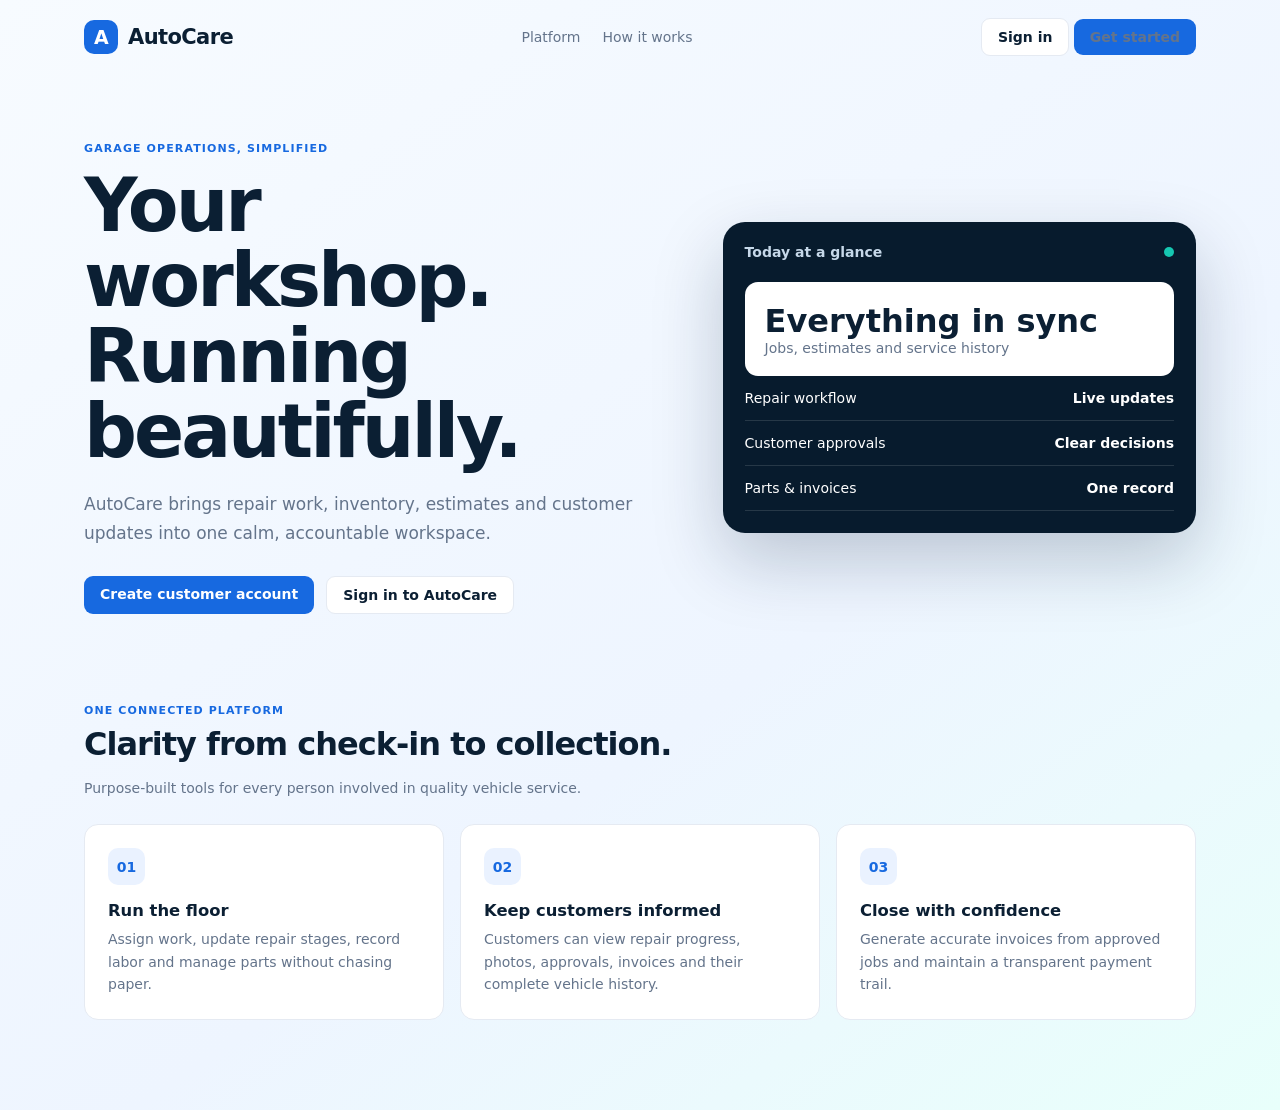
<file: client/index.html>
<!doctype html>
<html lang="en">
  <head>
    <meta charset="UTF-8" />
    <meta name="viewport" content="width=device-width, initial-scale=1.0" />
    <meta name="theme-color" content="#071b2d" />
    <title>AutoCare | Better garage operations</title>
    <link rel="stylesheet" href="./styles.css" />
  </head>
  <body>
    <div id="app"></div>
    <div id="toast" aria-live="polite"></div>
    <script src="./config.js"></script>
    <script src="./app.js"></script>
  </body>
</html>
</file>
<file: client/styles.css>
:root {
    --ink: #0b1f33;
    --muted: #64748b;
    --paper: #f6f8fc;
    --line: #e5eaf2;
    --blue: #1769e0;
    --navy: #071b2d;
    --aqua: #16c7b1;
    --danger: #d84646;
    --shadow: 0 14px 40px #12223b12
}

* {
    box-sizing: border-box
}

body {
    margin: 0;
    background: var(--paper);
    font: 14px Inter, ui-sans-serif, system-ui, -apple-system, BlinkMacSystemFont, "Segoe UI", sans-serif;
    color: var(--ink)
}

button,
input,
select,
textarea {
    font: inherit
}

button {
    cursor: pointer;
    border: 0
}

.landing {
    min-height: 100vh;
    background: linear-gradient(145deg, #f7fbff 0%, #eef5ff 60%, #e8fffb 100%)
}

.topbar {
    height: 74px;
    display: flex;
    align-items: center;
    justify-content: space-between;
    max-width: 1160px;
    margin: auto;
    padding: 0 24px
}

.brand {
    display: flex;
    gap: 10px;
    align-items: center;
    font-weight: 800;
    font-size: 21px;
    letter-spacing: -.6px
}

.mark {
    display: grid;
    place-items: center;
    width: 34px;
    height: 34px;
    background: var(--blue);
    color: #fff;
    border-radius: 10px;
    font-size: 19px
}

.topbar nav {
    display: flex;
    gap: 22px
}

.topbar a {
    color: var(--muted);
    text-decoration: none
}

.btn {
    padding: 10px 16px;
    border-radius: 9px;
    background: var(--blue);
    color: #fff;
    font-weight: 700;
    display: inline-block;
    text-decoration: none
}

.btn.ghost {
    background: #fff;
    color: var(--ink);
    border: 1px solid var(--line)
}

.hero {
    max-width: 1160px;
    margin: 68px auto 90px;
    padding: 0 24px;
    display: grid;
    grid-template-columns: 1.1fr .9fr;
    gap: 60px;
    align-items: center
}

.eyebrow {
    color: var(--blue);
    font-weight: 800;
    text-transform: uppercase;
    font-size: 11px;
    letter-spacing: 1.1px
}

.hero h1 {
    font-size: clamp(42px, 6vw, 74px);
    line-height: 1.02;
    margin: 13px 0 20px;
    letter-spacing: -3px
}

.hero p {
    font-size: 17px;
    line-height: 1.7;
    color: var(--muted);
    max-width: 580px
}

.hero-actions {
    display: flex;
    gap: 12px;
    margin-top: 28px
}

.visual {
    background: var(--navy);
    border-radius: 22px;
    padding: 22px;
    color: #fff;
    box-shadow: 0 28px 70px #08213c38
}

.visual-header {
    display: flex;
    justify-content: space-between;
    align-items: center;
    color: #c6d8e9
}

.dot {
    width: 10px;
    height: 10px;
    border-radius: 99px;
    background: var(--aqua)
}

.metric {
    background: #fff;
    color: var(--ink);
    padding: 20px;
    border-radius: 13px;
    margin-top: 22px
}

.metric strong {
    display: block;
    font-size: 32px
}

.metric span {
    color: var(--muted)
}

.jobline {
    padding: 14px 0;
    border-bottom: 1px solid #ffffff20;
    display: flex;
    justify-content: space-between
}

.features {
    max-width: 1160px;
    margin: auto;
    padding: 0 24px 90px
}

.section-head {
    max-width: 600px;
    margin-bottom: 25px
}

.section-head h2 {
    font-size: 32px;
    letter-spacing: -1px;
    margin: 8px 0
}

.section-head p {
    color: var(--muted);
    line-height: 1.6
}

.feature-grid {
    display: grid;
    grid-template-columns: repeat(3, 1fr);
    gap: 16px
}

.feature {
    background: #fff;
    border: 1px solid var(--line);
    border-radius: 14px;
    padding: 23px
}

.feature i {
    display: grid;
    place-items: center;
    background: #eaf2ff;
    color: var(--blue);
    width: 37px;
    height: 37px;
    border-radius: 10px;
    font-style: normal;
    font-weight: 800
}

.feature h3 {
    margin-bottom: 8px
}

.feature p {
    line-height: 1.6;
    color: var(--muted);
    margin: 0
}

.auth-shell {
    min-height: 100vh;
    display: grid;
    place-items: center;
    padding: 24px;
    background: linear-gradient(145deg, #f1f7ff, #f8fffe)
}

.auth-card {
    width: min(460px, 100%);
    background: #fff;
    padding: 34px;
    border-radius: 17px;
    box-shadow: var(--shadow)
}

.auth-card h1 {
    margin: 20px 0 7px
}

.auth-card p {
    color: var(--muted)
}

.form-grid {
    display: grid;
    grid-template-columns: 1fr 1fr;
    gap: 14px
}

.field {
    display: grid;
    gap: 6px;
    margin: 13px 0
}

.field label {
    font-size: 12px;
    font-weight: 700;
    color: #40516b
}

.field input,
.field select,
.field textarea {
    width: 100%;
    padding: 11px 12px;
    border: 1px solid #d8e0eb;
    border-radius: 8px;
    background: #fff;
    outline-color: var(--blue)
}

textarea {
    min-height: 84px;
    resize: vertical
}

.auth-card .btn {
    width: 100%;
    margin-top: 8px
}

.auth-switch {
    text-align: center;
    margin: 20px 0 0;
    color: var(--muted)
}

.link {
    color: var(--blue);
    font-weight: 700;
    background: none;
    padding: 0
}

.shell {
    display: grid;
    grid-template-columns: 245px 1fr;
    min-height: 100vh
}

.sidebar {
    background: var(--navy);
    padding: 23px 14px;
    color: #c4d0dd;
    position: sticky;
    top: 0;
    height: 100vh
}

.sidebar .brand {
    color: #fff;
    margin: 0 8px 30px
}

.nav-label {
    font-size: 10px;
    text-transform: uppercase;
    letter-spacing: 1px;
    color: #7390aa;
    margin: 21px 11px 7px
}

.nav-item {
    width: 100%;
    display: flex;
    gap: 11px;
    align-items: center;
    padding: 11px;
    border-radius: 8px;
    color: #c4d0dd;
    background: transparent;
    text-align: left
}

.nav-item:hover,
.nav-item.active {
    background: #183750;
    color: #fff
}

.sidebar-foot {
    position: absolute;
    bottom: 20px;
    left: 14px;
    right: 14px
}

.role-chip {
    font-size: 11px;
    text-transform: capitalize;
    background: #15334c;
    padding: 5px 7px;
    border-radius: 20px
}

.main {
    min-width: 0
}

.appbar {
    height: 70px;
    background: #fff;
    border-bottom: 1px solid var(--line);
    display: flex;
    align-items: center;
    justify-content: space-between;
    padding: 0 30px
}

.appbar h1 {
    font-size: 18px;
    margin: 0
}

.userbox {
    display: flex;
    gap: 9px;
    align-items: center;
    color: var(--muted)
}

.avatar {
    background: #e7f1ff;
    color: var(--blue);
    width: 30px;
    height: 30px;
    border-radius: 50%;
    display: grid;
    place-items: center;
    font-weight: 800
}

.content {
    padding: 28px;
    max-width: 1400px
}

.cards {
    display: grid;
    grid-template-columns: repeat(4, 1fr);
    gap: 14px
}

.card {
    background: #fff;
    border: 1px solid var(--line);
    border-radius: 12px;
    padding: 18px;
    box-shadow: 0 2px 4px #10213b05
}

.card .label {
    color: var(--muted);
    font-size: 12px
}

.card strong {
    font-size: 27px;
    display: block;
    margin-top: 8px
}

.card small {
    color: var(--aqua)
}

.panel {
    background: #fff;
    border: 1px solid var(--line);
    border-radius: 12px;
    margin-top: 18px;
    box-shadow: 0 2px 4px #10213b05
}

.panel-head {
    padding: 17px 19px;
    border-bottom: 1px solid var(--line);
    display: flex;
    align-items: center;
    justify-content: space-between;
    gap: 12px
}

.panel h2 {
    font-size: 15px;
    margin: 0
}

.panel-body {
    padding: 19px
}

.table-wrap {
    overflow: auto
}

.data-table {
    width: 100%;
    border-collapse: collapse
}

.data-table th,
.data-table td {
    text-align: left;
    padding: 12px 10px;
    border-bottom: 1px solid var(--line);
    white-space: nowrap
}

.data-table th {
    font-size: 11px;
    color: var(--muted);
    text-transform: uppercase;
    letter-spacing: .5px
}

.badge {
    display: inline-block;
    padding: 4px 8px;
    border-radius: 20px;
    font-size: 11px;
    font-weight: 750;
    background: #edf2f8;
    color: #45576e
}

.badge.in_progress,
.badge.approved,
.badge.paid {
    background: #daf8f2;
    color: #077868
}

.badge.pending,
.badge.awaiting_approval,
.badge.partially_paid {
    background: #fff3d8;
    color: #a76600
}

.badge.completed {
    background: #e1edff;
    color: #1a60bd
}

.badge.cancelled,
.badge.rejected {
    background: #ffe5e5;
    color: #b32828
}

.toolbar {
    display: flex;
    gap: 9px;
    align-items: center
}

.toolbar input {
    padding: 9px;
    border: 1px solid var(--line);
    border-radius: 8px
}

.empty {
    padding: 35px;
    text-align: center;
    color: var(--muted)
}

.details {
    display: grid;
    grid-template-columns: repeat(3, 1fr);
    gap: 14px
}

.detail {
    padding: 12px;
    background: #f8fafc;
    border-radius: 8px
}

.detail span {
    display: block;
    font-size: 11px;
    color: var(--muted);
    margin-bottom: 5px
}

.actions {
    display: flex;
    gap: 6px;
    flex-wrap: wrap
}

.btn.small {
    font-size: 12px;
    padding: 7px 10px
}

.btn.warn {
    background: #b87400
}

.btn.danger {
    background: var(--danger)
}

.btn.outline {
    background: #fff;
    color: var(--blue);
    border: 1px solid #bcd5f6
}

.photo-grid {
    display: grid;
    grid-template-columns: repeat(auto-fill, minmax(180px, 1fr));
    gap: 14px
}

.photo-grid img {
    width: 100%;
    height: 130px;
    object-fit: cover;
    border-radius: 8px
}

.photo-grid figure {
    margin: 0
}

.photo-grid figcaption {
    font-size: 12px;
    padding: 6px 2px;
    color: var(--muted)
}

#toast {
    position: fixed;
    right: 18px;
    bottom: 18px;
    z-index: 5
}

.toast {
    background: #10263b;
    color: #fff;
    padding: 12px 15px;
    border-radius: 9px;
    box-shadow: var(--shadow);
    margin-top: 8px
}

.toast.error {
    background: #a52d2d
}

.loading {
    padding: 38px;
    text-align: center;
    color: var(--muted)
}

@media(max-width:800px) {
    .topbar nav {
        display: none
    }

    .hero {
        grid-template-columns: 1fr;
        margin-top: 30px;
        gap: 30px
    }

    .feature-grid,
    .cards,
    .details {
        grid-template-columns: 1fr 1fr
    }

    .shell {
        grid-template-columns: 1fr
    }

    .sidebar {
        height: auto;
        position: static;
        padding: 13px;
        display: flex;
        align-items: center;
        overflow: auto
    }

    .sidebar .brand,
    .nav-label,
    .sidebar-foot {
        display: none
    }

    .nav-item {
        width: auto;
        white-space: nowrap
    }

    .content {
        padding: 17px
    }

    .appbar {
        padding: 0 17px
    }

    .form-grid {
        grid-template-columns: 1fr
    }
}

@media(max-width:480px) {

    .feature-grid,
    .cards,
    .details {
        grid-template-columns: 1fr
    }

    .hero h1 {
        letter-spacing: -2px
    }

    .hero-actions {
        flex-direction: column
    }

    .form-grid {
        grid-template-columns: 1fr
    }

    .toolbar {
        flex-wrap: wrap
    }
}
</file>
